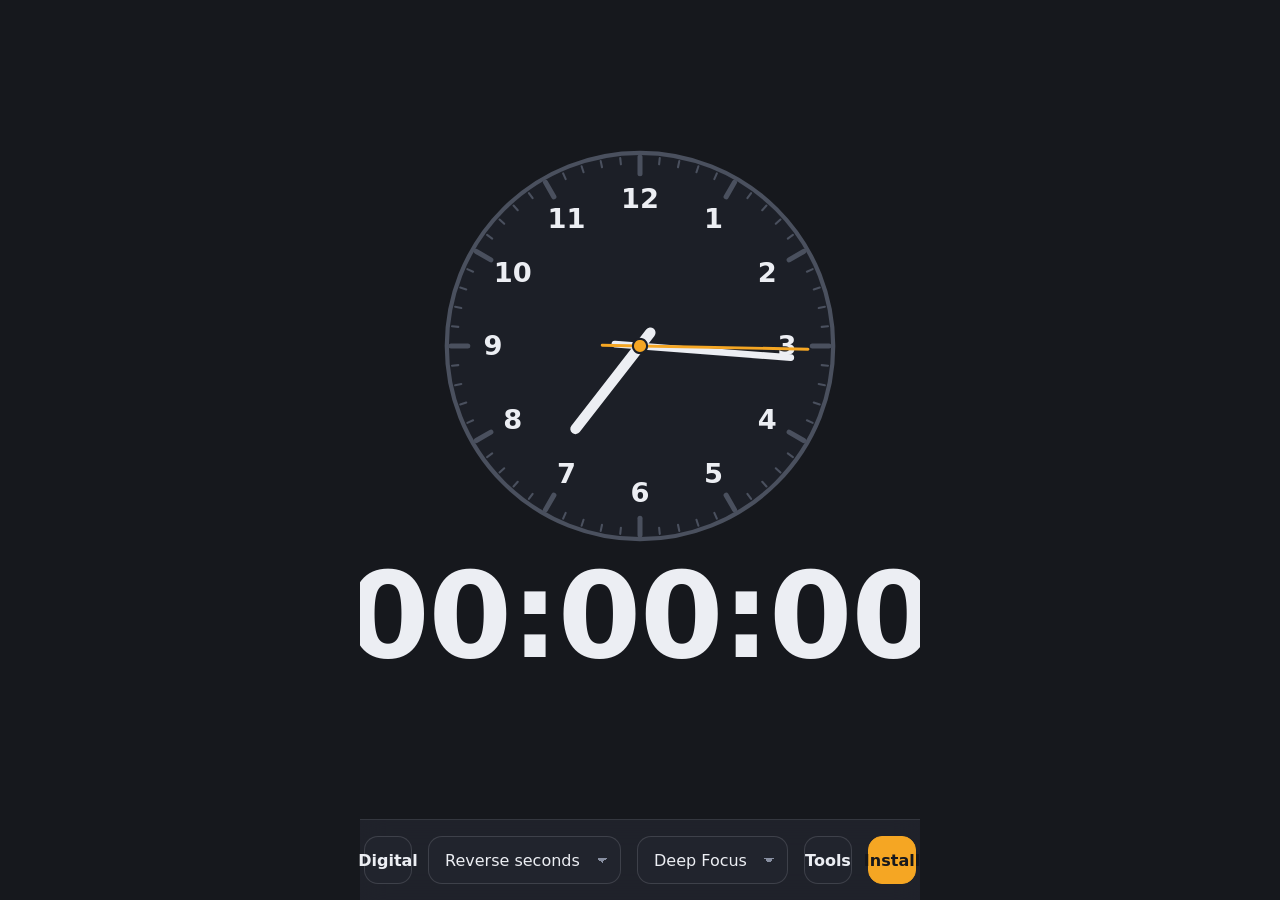
<file: productivity-clock/index.html>
<!DOCTYPE html>
<html lang="en">
<head>
  <meta charset="utf-8" />
  <meta name="viewport" content="width=device-width, initial-scale=1, viewport-fit=cover" />
  <meta name="theme-color" content="#16181d" id="pc-theme-color" />
  <meta name="mobile-web-app-capable" content="yes" />
  <meta name="apple-mobile-web-app-capable" content="yes" />
  <meta name="description" content="A productivity clock whose second hand counts down to the next minute." />
  <title>Productivity Time</title>
  <link rel="manifest" href="manifest.webmanifest" />
  <link rel="icon" href="icons/icon.svg" type="image/svg+xml" />
  <link rel="apple-touch-icon" href="icons/icon-192.png" />
  <link rel="stylesheet" href="css/styles.css" />
  <style>
    /* Integrator-owned UI: the Tools sheet + a few helpers, built on the
       design system's tokens/vars so it inherits every theme automatically. */
    .pc-sheet-backdrop {
      position: fixed; inset: 0; z-index: 40;
      background: rgba(0, 0, 0, 0.5);
      -webkit-backdrop-filter: blur(2px); backdrop-filter: blur(2px);
    }
    .pc-sheet {
      position: fixed; left: 50%; bottom: 0; z-index: 50;
      transform: translateX(-50%);
      width: 100%; max-width: var(--pc-maxw);
      max-height: 86dvh; overflow-y: auto;
      display: flex; flex-direction: column; gap: var(--pc-gap);
      padding: var(--pc-gap);
      padding-bottom: calc(var(--pc-gap) + env(safe-area-inset-bottom, 0px));
      background: var(--pc-bg); color: var(--pc-text);
      border-top-left-radius: 20px; border-top-right-radius: 20px;
      border: 1px solid color-mix(in srgb, var(--pc-text) 12%, transparent);
      box-shadow: 0 -10px 40px rgba(0, 0, 0, 0.45);
    }
    .pc-sheet[hidden], .pc-sheet-backdrop[hidden] { display: none; }
    .pc-sheet-head { display: flex; align-items: center; justify-content: space-between; }
    .pc-sheet-head h2 { margin: 0; font-size: 1.25rem; }
    .pc-card h3 { margin: 0 0 12px; font-size: 1.05rem; color: var(--pc-text); }
    .pc-row { display: flex; flex-wrap: wrap; gap: 10px; margin-bottom: 12px; }
    .pc-row .pc-input { flex: 1 1 120px; min-width: 0; }
    .pc-till-display {
      font-variant-numeric: tabular-nums; font-weight: 600;
      font-size: clamp(1.5rem, 9vw, 2.4rem); text-align: center;
      color: var(--pc-accent); margin: 12px 0;
    }
    .pc-alarm-meta { display: flex; flex-direction: column; flex: 1 1 auto; min-width: 0; }
    .pc-alarm-time { font-weight: 700; font-variant-numeric: tabular-nums; }
    .pc-alarm-label { color: var(--pc-muted); font-size: 0.9rem; overflow: hidden; text-overflow: ellipsis; white-space: nowrap; }
    .pc-alarm-off .pc-alarm-time, .pc-alarm-off .pc-alarm-label { opacity: 0.4; }
    .pc-icon-btn {
      min-width: 40px; min-height: 40px; padding: 0 10px;
      border-radius: 10px; border: 1px solid color-mix(in srgb, var(--pc-text) 14%, transparent);
      background: var(--pc-surface); color: var(--pc-text); cursor: pointer; font-size: 0.85rem;
    }
    .pc-empty { color: var(--pc-muted); font-size: 0.9rem; padding: 8px 0; }
    .pc-toast {
      position: fixed; left: 50%; top: calc(12px + env(safe-area-inset-top, 0px));
      transform: translateX(-50%); z-index: 60;
      background: var(--pc-accent); color: var(--pc-bg);
      font-weight: 700; padding: 12px 18px; border-radius: var(--pc-radius);
      box-shadow: 0 8px 24px rgba(0, 0, 0, 0.4); max-width: 90vw;
    }
    .pc-toast[hidden] { display: none; }
    a.pc-btn { text-decoration: none; }
  </style>
</head>
<body>
  <div class="pc-root theme-focus" id="pc-root">
    <main class="pc-clock-area" id="pc-clock-area">
      <svg id="pc-analog" viewBox="0 0 200 200" role="img" aria-label="Analog clock"></svg>
      <div class="pc-digital" id="pc-digital" hidden>
        <div class="pc-digital-time" id="pc-digital-time">00:00:00</div>
        <div class="pc-digital-meta" id="pc-digital-meta"></div>
      </div>
    </main>

    <nav class="pc-menu" id="pc-menu">
      <button class="pc-btn" id="pc-view-toggle" type="button">Digital</button>
      <select class="pc-select" id="pc-direction" aria-label="Hand direction">
        <option value="normal">Normal</option>
        <option value="reverseSeconds">Reverse seconds</option>
        <option value="reverseAll">Reverse all</option>
      </select>
      <select class="pc-select" id="pc-theme" aria-label="Theme"></select>
      <button class="pc-btn" id="pc-tools-btn" type="button">Tools</button>
      <button class="pc-btn pc-btn--primary" id="pc-install" type="button" hidden>Install</button>
    </nav>
  </div>

  <div class="pc-sheet-backdrop" id="pc-sheet-backdrop" hidden></div>
  <aside class="pc-sheet" id="pc-sheet" hidden aria-label="Tools">
    <div class="pc-sheet-head">
      <h2>Tools</h2>
      <button class="pc-btn pc-btn--ghost" id="pc-sheet-close" type="button">Close</button>
    </div>

    <section class="pc-card">
      <h3>Alarms</h3>
      <button class="pc-btn pc-btn--ghost" id="pc-notif-btn" type="button">Enable notifications</button>
      <div class="pc-row" style="margin-top:12px">
        <input class="pc-input" id="pc-alarm-time" type="time" aria-label="Alarm time" />
        <input class="pc-input" id="pc-alarm-label" type="text" placeholder="Label (optional)" aria-label="Alarm label" />
        <button class="pc-btn pc-btn--primary" id="pc-alarm-add" type="button">Add</button>
      </div>
      <ul class="pc-list" id="pc-alarm-list"></ul>
    </section>

    <section class="pc-card">
      <h3>How much time till…</h3>
      <input class="pc-input" id="pc-till-target" type="datetime-local" aria-label="Target date and time" style="width:100%" />
      <div class="pc-till-display" id="pc-till-display">—</div>
      <a class="pc-btn pc-btn--primary" id="pc-till-gcal" target="_blank" rel="noopener" aria-disabled="true">Add to Google Calendar</a>
    </section>
  </aside>

  <div class="pc-toast" id="pc-toast" hidden></div>

  <script src="js/themes.js"></script>
  <script src="js/clock.js"></script>
  <script src="js/features.js"></script>
  <script src="js/app.js"></script>
</body>
</html>
</file>
<file: productivity-clock/css/styles.css>
/* ==========================================================================
   Productivity Clock — styles.css
   Mobile-first (Android) vanilla PWA clock. Clean, minimal "productivity"
   aesthetic. Themes set CSS custom properties on .pc-root.theme-<id>.
   ========================================================================== */

/* ---------- Reset / base ---------- */
*,
*::before,
*::after {
  box-sizing: border-box;
}

html,
body {
  margin: 0;
  padding: 0;
  height: 100%;
  -webkit-text-size-adjust: 100%;
}

body {
  /* avoid pull-to-refresh / rubber-banding fighting the fixed layout */
  overscroll-behavior: none;
  background: var(--pc-bg, #16181d);
}

/* Sensible default sans stack (overridden per-theme via --pc-font). */
:root {
  --pc-font-sans: ui-sans-serif, -apple-system, "Segoe UI", Roboto, Inter,
    system-ui, sans-serif;
  --pc-font-mono: ui-monospace, "Cascadia Code", "JetBrains Mono", Consolas,
    monospace;

  /* layout tokens */
  --pc-tap: 48px;        /* thumb-friendly minimum (>=44px) */
  --pc-radius: 14px;
  --pc-gap: 16px;
  --pc-maxw: 560px;

  /* fallbacks so anything renders before a theme class lands */
  --pc-bg: #16181d;
  --pc-surface: #1e2129;
  --pc-text: #e9ecf1;
  --pc-muted: #8a90a0;
  --pc-accent: #f5a623;
  --pc-face: #1e2129;
  --pc-tick: #555c6b;
  --pc-hour: #e9ecf1;
  --pc-minute: #e9ecf1;
  --pc-second: #f5a623;
  --pc-font: var(--pc-font-sans);
}

/* ==========================================================================
   THEMES — each sets every required variable.
   ========================================================================== */

/* Deep Focus — dark charcoal, soft white, amber accent */
.pc-root.theme-focus {
  --pc-bg: #16181d;
  --pc-surface: #21242d;
  --pc-text: #eceef3;
  --pc-muted: #888fa1;
  --pc-accent: #f5a623;
  --pc-face: #1c1f27;
  --pc-tick: #4a505e;
  --pc-hour: #eceef3;
  --pc-minute: #eceef3;
  --pc-second: #f5a623;
  --pc-font: var(--pc-font-sans);
}

/* Paper — warm off-white, near-black text, blue accent, very minimal */
.pc-root.theme-paper {
  --pc-bg: #f6f3ec;
  --pc-surface: #fffdf8;
  --pc-text: #1b1b1a;
  --pc-muted: #6f6c64;
  --pc-accent: #2f6fed;
  --pc-face: #fffdf8;
  --pc-tick: #c9c4b8;
  --pc-hour: #1b1b1a;
  --pc-minute: #1b1b1a;
  --pc-second: #2f6fed;
  --pc-font: var(--pc-font-sans);
}

/* Terminal — black bg, phosphor green mono everything */
.pc-root.theme-terminal {
  --pc-bg: #000000;
  --pc-surface: #0a120a;
  --pc-text: #33ff66;
  --pc-muted: #1f9b43;
  --pc-accent: #66ff99;
  --pc-face: #050a05;
  --pc-tick: #1c6b34;
  --pc-hour: #33ff66;
  --pc-minute: #33ff66;
  --pc-second: #66ff99;
  --pc-font: var(--pc-font-mono);
}

/* Nord — cool slate/blue palette */
.pc-root.theme-nord {
  --pc-bg: #2e3440;
  --pc-surface: #3b4252;
  --pc-text: #eceff4;
  --pc-muted: #9aa4b8;
  --pc-accent: #88c0d0;
  --pc-face: #353b48;
  --pc-tick: #4c566a;
  --pc-hour: #eceff4;
  --pc-minute: #d8dee9;
  --pc-second: #88c0d0;
  --pc-font: var(--pc-font-sans);
}

/* Warm — solarized-style warm light */
.pc-root.theme-warm {
  --pc-bg: #fdf6e3;
  --pc-surface: #fffaf0;
  --pc-text: #586e75;
  --pc-muted: #93a1a1;
  --pc-accent: #cb4b16;
  --pc-face: #fbf1d7;
  --pc-tick: #d9cda7;
  --pc-hour: #586e75;
  --pc-minute: #657b83;
  --pc-second: #cb4b16;
  --pc-font: var(--pc-font-sans);
}

/* ==========================================================================
   ROOT LAYOUT — full-screen flex column, theme vars applied.
   ========================================================================== */

.pc-root {
  display: flex;
  flex-direction: column;
  min-height: 100vh;
  min-height: 100dvh; /* dynamic viewport for Android browser chrome */
  width: 100%;
  margin: 0 auto;
  max-width: var(--pc-maxw);

  background-color: var(--pc-bg);
  color: var(--pc-text);
  font-family: var(--pc-font);
  font-size: 16px;
  line-height: 1.4;
  -webkit-font-smoothing: antialiased;
  text-rendering: optimizeLegibility;

  /* safe-area aware padding (Android notches / gesture bar) */
  padding-top: env(safe-area-inset-top, 0px);
  padding-left: env(safe-area-inset-left, 0px);
  padding-right: env(safe-area-inset-right, 0px);

  /* subtle, smooth theme-change transition */
  transition: background-color 0.35s ease, color 0.35s ease;
}

/* ---------- Clock area: centered, fills the space above the menu ---------- */
.pc-clock-area {
  flex: 1 1 auto;
  display: flex;
  flex-direction: column;
  align-items: center;
  justify-content: center;
  width: 100%;
  padding: var(--pc-gap);
  overflow: hidden;
}

/* ==========================================================================
   ANALOG CLOCK — SVG #pc-analog. Hand colors driven by theme vars.
   ========================================================================== */

#pc-analog {
  display: block;
  width: min(78vw, 78vh, 420px);
  height: auto;
  aspect-ratio: 1 / 1;
  transition: filter 0.35s ease;
}

/* Conventional class hooks for SVG children so JS can render simple shapes
   and inherit theme colors without inline styles. */
#pc-analog .pc-face {
  fill: var(--pc-face);
  stroke: var(--pc-tick);
  stroke-width: 1;
  transition: fill 0.35s ease, stroke 0.35s ease;
}

#pc-analog .pc-tick {
  stroke: var(--pc-tick);
  stroke-linecap: round;
  transition: stroke 0.35s ease;
}

#pc-analog .pc-tick--major {
  stroke: var(--pc-muted);
}

#pc-analog .pc-numeral {
  fill: var(--pc-muted);
  font-family: var(--pc-font);
  font-size: 7px;
  text-anchor: middle;
  dominant-baseline: central;
}

#pc-analog .pc-hand {
  stroke-linecap: round;
  transform-box: fill-box;
  transform-origin: center;
  transition: stroke 0.35s ease;
}

#pc-analog .pc-hand-hour {
  stroke: var(--pc-hour);
  stroke-width: 5;
}

#pc-analog .pc-hand-minute {
  stroke: var(--pc-minute);
  stroke-width: 3.25;
}

/* Seconds hand: thinner + accent color, visually distinct */
#pc-analog .pc-hand-second {
  stroke: var(--pc-second);
  stroke-width: 1.25;
}

#pc-analog .pc-cap {
  fill: var(--pc-second);
  stroke: var(--pc-face);
  stroke-width: 1;
}

/* ==========================================================================
   DIGITAL CLOCK — big tabular readout.
   ========================================================================== */

.pc-digital {
  display: flex;
  flex-direction: column;
  align-items: center;
  justify-content: center;
  text-align: center;
  gap: 0.4em;
  width: 100%;
}

.pc-digital-time {
  font-family: var(--pc-font);
  font-variant-numeric: tabular-nums;
  font-feature-settings: "tnum" 1;
  font-weight: 600;
  letter-spacing: -0.01em;
  line-height: 1;
  color: var(--pc-text);
  /* fluid + huge, capped so it never overflows narrow phones */
  font-size: clamp(3.5rem, 22vw, 7.5rem);
  transition: color 0.35s ease;
}

.pc-digital-meta {
  font-family: var(--pc-font);
  font-variant-numeric: tabular-nums;
  font-size: clamp(0.95rem, 4.5vw, 1.35rem);
  font-weight: 500;
  letter-spacing: 0.06em;
  text-transform: uppercase;
  color: var(--pc-muted);
  transition: color 0.35s ease;
}

/* Terminal theme: a touch of glow for the phosphor look */
.pc-root.theme-terminal .pc-digital-time {
  text-shadow: 0 0 12px rgba(51, 255, 102, 0.35);
}

/* ==========================================================================
   BOTTOM MENU — thumb-friendly control bar with subtle backdrop.
   ========================================================================== */

.pc-menu {
  flex: 0 0 auto;
  display: flex;
  flex-wrap: wrap;
  align-items: center;
  gap: var(--pc-gap);
  width: 100%;
  padding: var(--pc-gap);
  /* keep clear of the Android gesture bar */
  padding-bottom: calc(var(--pc-gap) + env(safe-area-inset-bottom, 0px));

  background-color: color-mix(in srgb, var(--pc-surface) 88%, transparent);
  -webkit-backdrop-filter: blur(14px) saturate(120%);
  backdrop-filter: blur(14px) saturate(120%);
  border-top: 1px solid color-mix(in srgb, var(--pc-text) 10%, transparent);

  transition: background-color 0.35s ease, border-color 0.35s ease;
}

/* Fallback for engines without color-mix(): solid surface. */
@supports not (background: color-mix(in srgb, red, blue)) {
  .pc-menu {
    background-color: var(--pc-surface);
    border-top: 1px solid var(--pc-tick);
  }
}

/* ==========================================================================
   GENERIC CONTROLS — buttons, selects, inputs, cards, lists.
   ========================================================================== */

.pc-btn,
.pc-select,
.pc-input {
  min-height: var(--pc-tap);
  font-family: var(--pc-font);
  font-size: 1rem;
  color: var(--pc-text);
  background-color: var(--pc-surface);
  border: 1px solid color-mix(in srgb, var(--pc-text) 14%, transparent);
  border-radius: var(--pc-radius);
  padding: 0 16px;
  appearance: none;
  -webkit-appearance: none;
  outline: none;
  transition: background-color 0.2s ease, border-color 0.2s ease,
    color 0.2s ease, transform 0.05s ease;
}

.pc-btn {
  display: inline-flex;
  align-items: center;
  justify-content: center;
  gap: 8px;
  min-width: var(--pc-tap);
  font-weight: 600;
  cursor: pointer;
  -webkit-tap-highlight-color: transparent;
  user-select: none;
}

.pc-btn:active {
  transform: scale(0.97);
}

/* Primary / accented button */
.pc-btn--primary {
  background-color: var(--pc-accent);
  border-color: var(--pc-accent);
  color: var(--pc-bg);
}

/* Ghost button — minimal, text-only */
.pc-btn--ghost {
  background-color: transparent;
  border-color: transparent;
  color: var(--pc-muted);
}

.pc-btn--ghost:active {
  color: var(--pc-text);
}

.pc-select {
  /* leave room for the native dropdown arrow we draw below */
  padding-right: 40px;
  background-image: linear-gradient(45deg, transparent 50%, var(--pc-muted) 50%),
    linear-gradient(135deg, var(--pc-muted) 50%, transparent 50%);
  background-position: calc(100% - 18px) center, calc(100% - 13px) center;
  background-size: 5px 5px, 5px 5px;
  background-repeat: no-repeat;
  cursor: pointer;
}

.pc-input::placeholder {
  color: var(--pc-muted);
}

/* Focus ring (keyboard accessibility, also useful on Android phys. kbd) */
.pc-btn:focus-visible,
.pc-select:focus-visible,
.pc-input:focus-visible {
  border-color: var(--pc-accent);
  box-shadow: 0 0 0 3px color-mix(in srgb, var(--pc-accent) 35%, transparent);
}

/* ---------- Card ---------- */
.pc-card {
  background-color: var(--pc-surface);
  color: var(--pc-text);
  border: 1px solid color-mix(in srgb, var(--pc-text) 8%, transparent);
  border-radius: var(--pc-radius);
  padding: var(--pc-gap);
  transition: background-color 0.35s ease, border-color 0.35s ease;
}

/* ---------- List ---------- */
.pc-list {
  list-style: none;
  margin: 0;
  padding: 0;
  width: 100%;
  display: flex;
  flex-direction: column;
}

.pc-list-item {
  display: flex;
  align-items: center;
  gap: 12px;
  min-height: var(--pc-tap);
  padding: 10px 14px;
  color: var(--pc-text);
  border-bottom: 1px solid color-mix(in srgb, var(--pc-text) 8%, transparent);
  -webkit-tap-highlight-color: transparent;
}

.pc-list-item:last-child {
  border-bottom: none;
}

.pc-list-item--active {
  color: var(--pc-accent);
  font-weight: 600;
}

/* ==========================================================================
   RESPONSIVE — give larger phones / landscape more breathing room.
   ========================================================================== */

@media (min-width: 480px) {
  .pc-root {
    font-size: 17px;
  }
  .pc-menu {
    flex-wrap: nowrap;
    justify-content: center;
  }
}

/* Landscape: place analog/digital and menu side-considerations — keep menu
   compact so the clock stays the focus. */
@media (orientation: landscape) and (max-height: 480px) {
  .pc-clock-area {
    padding: 8px;
  }
  #pc-analog {
    width: min(60vh, 320px);
  }
  .pc-digital-time {
    font-size: clamp(3rem, 16vh, 6rem);
  }
  .pc-menu {
    padding: 8px calc(8px + env(safe-area-inset-right, 0px)) 8px
      calc(8px + env(safe-area-inset-left, 0px));
  }
}

/* ==========================================================================
   MOTION — honor reduced-motion users (disables theme/hand transitions).
   ========================================================================== */

@media (prefers-reduced-motion: reduce) {
  *,
  *::before,
  *::after {
    transition-duration: 0.001ms !important;
  }
}
</file>
